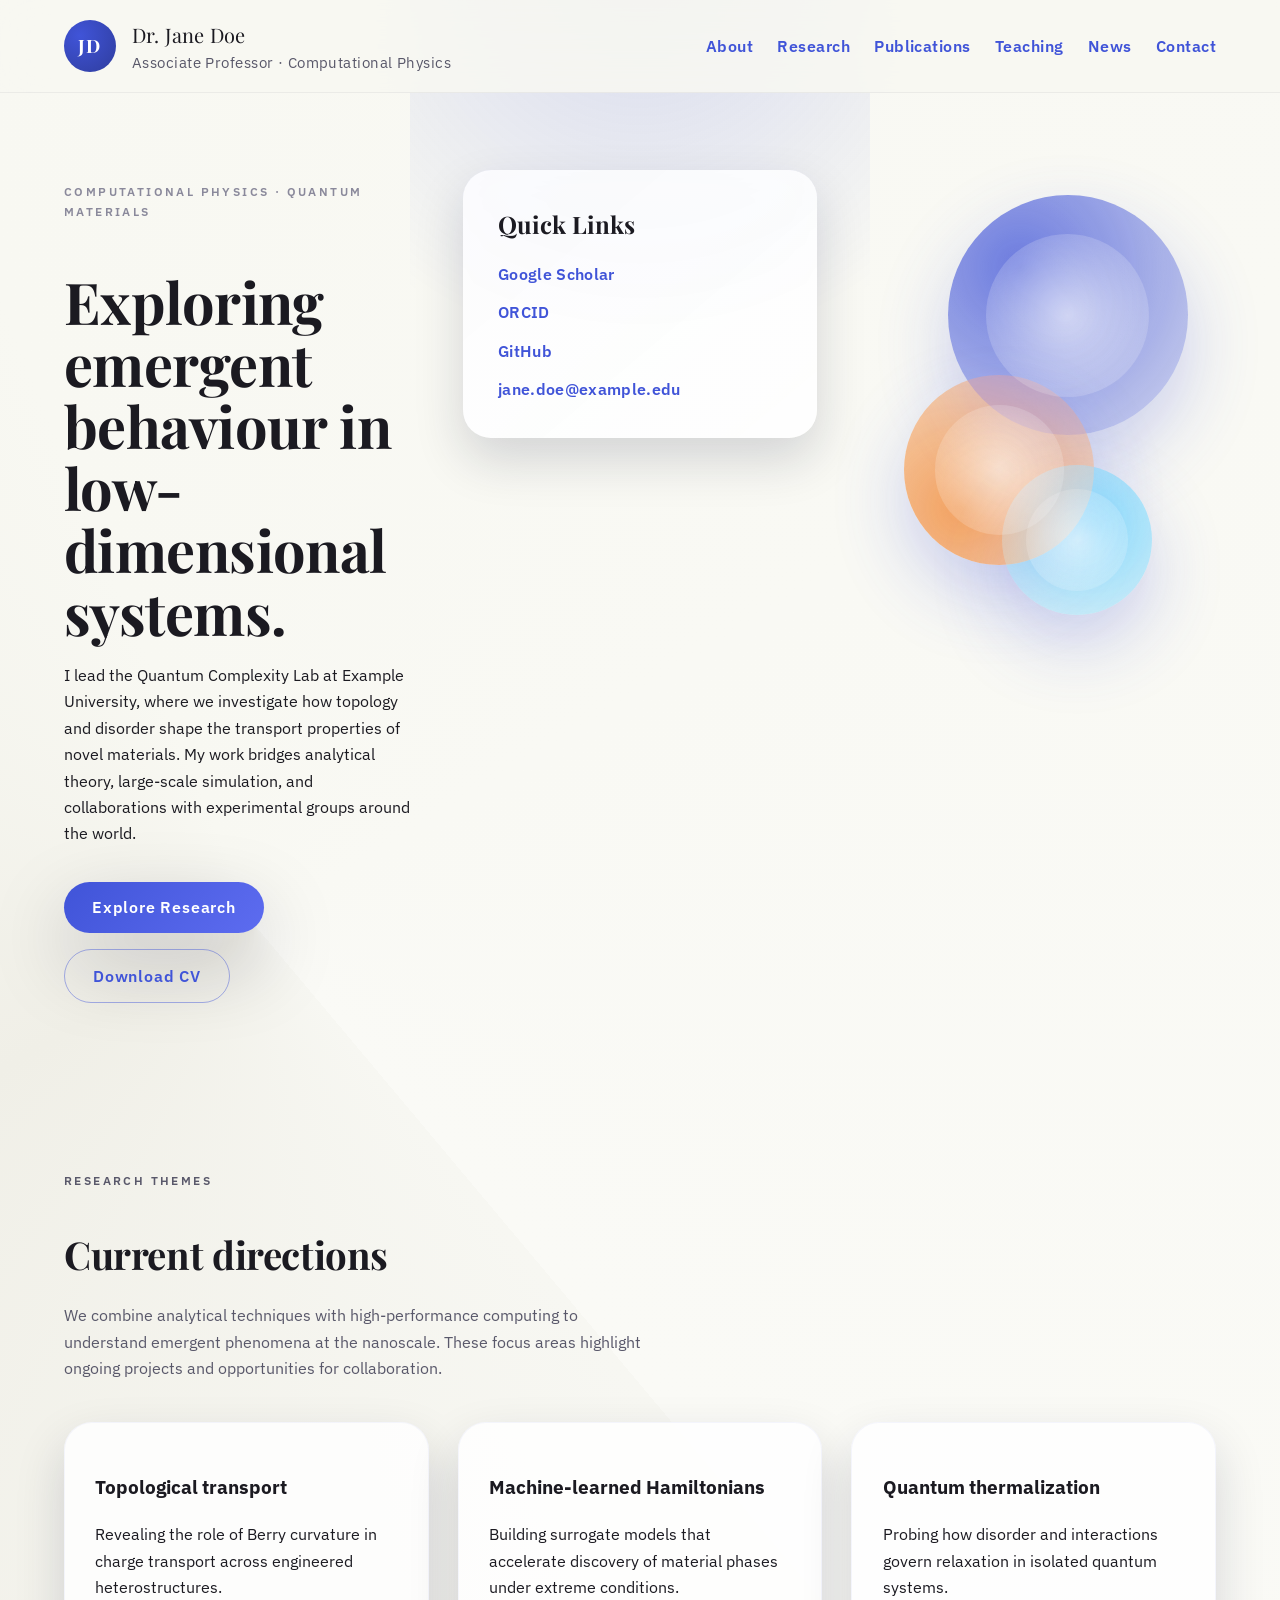
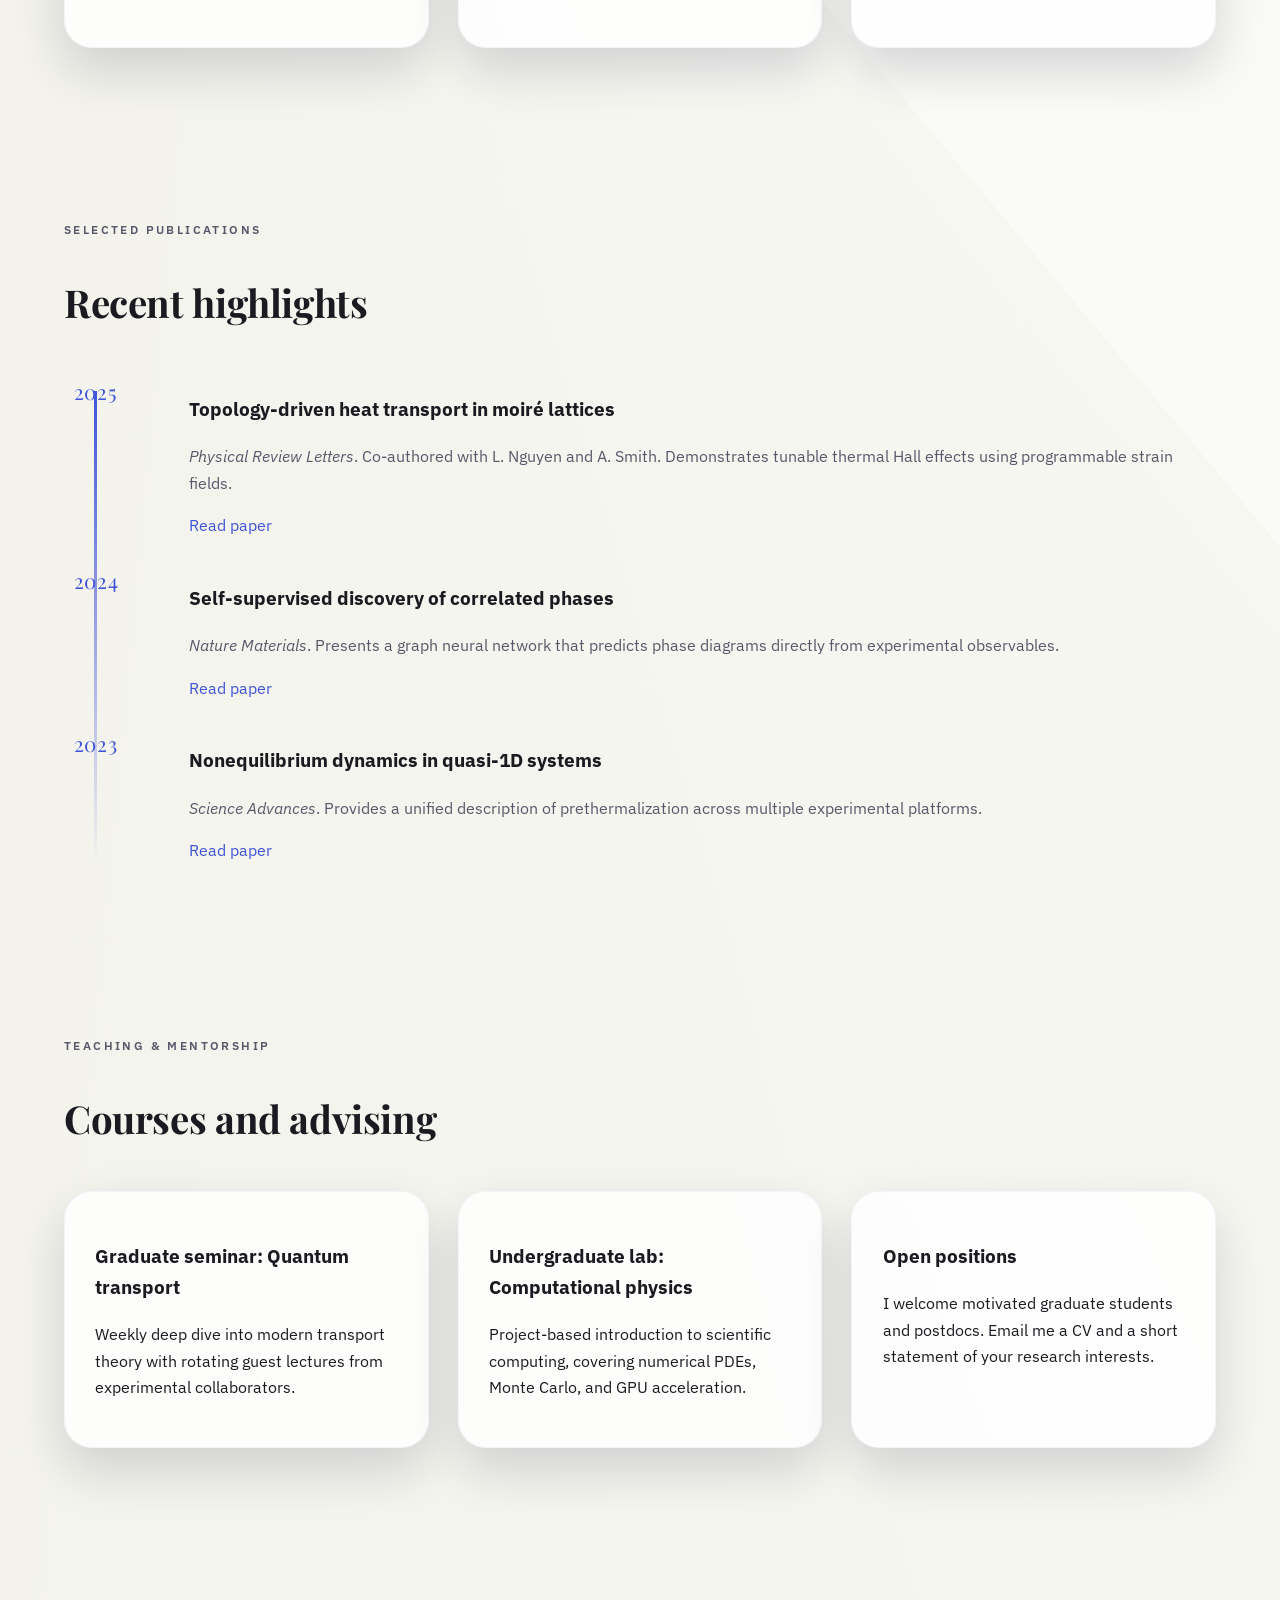
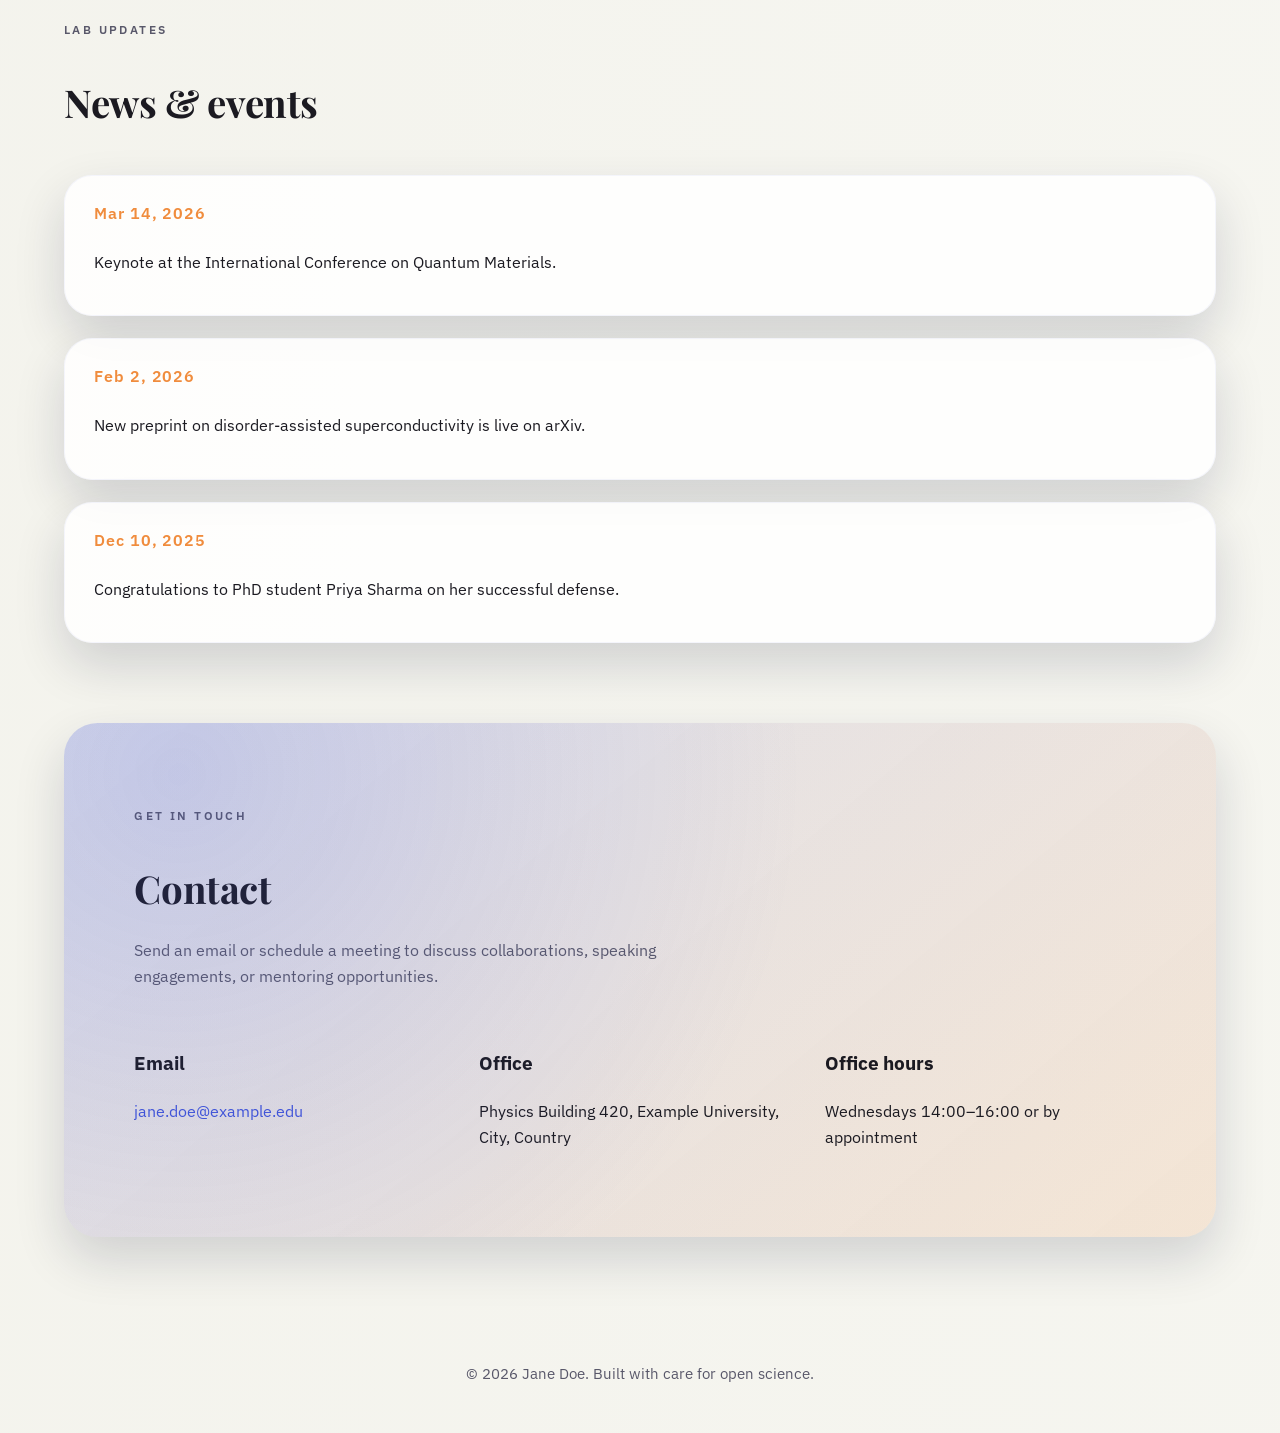
<file: index.html>
<!DOCTYPE html>
<html lang="en">
  <head>
    <meta charset="utf-8" />
    <meta name="viewport" content="width=device-width, initial-scale=1" />
    <title>Dr. Jane Doe · Computational Physics</title>
    <link rel="preconnect" href="https://fonts.googleapis.com" />
    <link rel="preconnect" href="https://fonts.gstatic.com" crossorigin />
    <link
      href="https://fonts.googleapis.com/css2?family=Playfair+Display:wght@500;700&family=IBM+Plex+Sans:wght@300;400;500;600&display=swap"
      rel="stylesheet"
    />
    <link rel="stylesheet" href="styles.css" />
  </head>
  <body>
    <header class="site-header">
      <div class="brand">
        <div class="avatar" aria-hidden="true">JD</div>
        <div>
          <span class="brand-name">Dr. Jane Doe</span>
          <span class="brand-role">Associate Professor · Computational Physics</span>
        </div>
      </div>
      <nav class="site-nav" aria-label="Primary navigation">
        <button class="nav-toggle" aria-expanded="false" aria-controls="site-menu">
          <span class="sr-only">Toggle navigation</span>
          <span class="nav-toggle-bar"></span>
          <span class="nav-toggle-bar"></span>
        </button>
        <ul id="site-menu">
          <li><a href="#about">About</a></li>
          <li><a href="#research">Research</a></li>
          <li><a href="#publications">Publications</a></li>
          <li><a href="#teaching">Teaching</a></li>
          <li><a href="#news">News</a></li>
          <li><a href="#contact">Contact</a></li>
        </ul>
      </nav>
    </header>

    <main>
      <section class="hero reveal" id="about">
        <div class="hero-inner">
          <div class="hero-copy">
            <p class="eyebrow">Computational Physics · Quantum Materials</p>
            <h1>Exploring emergent behaviour in low-dimensional systems.</h1>
            <p>
              I lead the Quantum Complexity Lab at Example University, where we
              investigate how topology and disorder shape the transport
              properties of novel materials. My work bridges analytical theory,
              large-scale simulation, and collaborations with experimental
              groups around the world.
            </p>
            <div class="hero-cta">
              <a class="button" href="#research">Explore Research</a>
              <a class="button ghost" href="assets/Jane-Doe-CV.pdf" download>Download CV</a>
            </div>
          </div>
          <div class="hero-card">
            <h2>Quick Links</h2>
            <ul>
              <li><a href="https://scholar.google.com" target="_blank" rel="noreferrer">Google Scholar</a></li>
              <li><a href="https://orcid.org" target="_blank" rel="noreferrer">ORCID</a></li>
              <li><a href="https://github.com" target="_blank" rel="noreferrer">GitHub</a></li>
              <li><a href="mailto:jane.doe@example.edu">jane.doe@example.edu</a></li>
            </ul>
          </div>
          <div class="hero-visual" aria-hidden="true">
            <div class="orb orb-a"></div>
            <div class="orb orb-b"></div>
            <div class="orb orb-c"></div>
          </div>
        </div>
      </section>

      <section class="section reveal" id="research">
        <div class="section-header">
          <p class="eyebrow">Research Themes</p>
          <h2>Current directions</h2>
          <p>
            We combine analytical techniques with high-performance computing to
            understand emergent phenomena at the nanoscale. These focus areas
            highlight ongoing projects and opportunities for collaboration.
          </p>
        </div>
        <div class="research-grid">
          <article class="research-card">
            <h3>Topological transport</h3>
            <p>
              Revealing the role of Berry curvature in charge transport across
              engineered heterostructures.
            </p>
          </article>
          <article class="research-card">
            <h3>Machine-learned Hamiltonians</h3>
            <p>
              Building surrogate models that accelerate discovery of material
              phases under extreme conditions.
            </p>
          </article>
          <article class="research-card">
            <h3>Quantum thermalization</h3>
            <p>
              Probing how disorder and interactions govern relaxation in
              isolated quantum systems.
            </p>
          </article>
        </div>
      </section>

      <section class="section reveal" id="publications">
        <div class="section-header">
          <p class="eyebrow">Selected Publications</p>
          <h2>Recent highlights</h2>
        </div>
        <div class="timeline">
          <article>
            <time datetime="2025">2025</time>
            <div>
              <h3>Topology-driven heat transport in moiré lattices</h3>
              <p>
                <em>Physical Review Letters</em>. Co-authored with L. Nguyen and
                A. Smith. Demonstrates tunable thermal Hall effects using
                programmable strain fields.
              </p>
              <a href="#">Read paper</a>
            </div>
          </article>
          <article>
            <time datetime="2024">2024</time>
            <div>
              <h3>Self-supervised discovery of correlated phases</h3>
              <p>
                <em>Nature Materials</em>. Presents a graph neural network that
                predicts phase diagrams directly from experimental observables.
              </p>
              <a href="#">Read paper</a>
            </div>
          </article>
          <article>
            <time datetime="2023">2023</time>
            <div>
              <h3>Nonequilibrium dynamics in quasi-1D systems</h3>
              <p>
                <em>Science Advances</em>. Provides a unified description of
                prethermalization across multiple experimental platforms.
              </p>
              <a href="#">Read paper</a>
            </div>
          </article>
        </div>
      </section>

      <section class="section reveal" id="teaching">
        <div class="section-header">
          <p class="eyebrow">Teaching & Mentorship</p>
          <h2>Courses and advising</h2>
        </div>
        <div class="teaching-grid">
          <article>
            <h3>Graduate seminar: Quantum transport</h3>
            <p>
              Weekly deep dive into modern transport theory with rotating guest
              lectures from experimental collaborators.
            </p>
          </article>
          <article>
            <h3>Undergraduate lab: Computational physics</h3>
            <p>
              Project-based introduction to scientific computing, covering
              numerical PDEs, Monte Carlo, and GPU acceleration.
            </p>
          </article>
          <article>
            <h3>Open positions</h3>
            <p>
              I welcome motivated graduate students and postdocs. Email me a CV
              and a short statement of your research interests.
            </p>
          </article>
        </div>
      </section>

      <section class="section reveal" id="news">
        <div class="section-header">
          <p class="eyebrow">Lab Updates</p>
          <h2>News & events</h2>
        </div>
        <ul class="news-list">
          <li>
            <time datetime="2026-03-14">Mar 14, 2026</time>
            <p>Keynote at the International Conference on Quantum Materials.</p>
          </li>
          <li>
            <time datetime="2026-02-02">Feb 2, 2026</time>
            <p>
              New preprint on disorder-assisted superconductivity is live on
              arXiv.
            </p>
          </li>
          <li>
            <time datetime="2025-12-10">Dec 10, 2025</time>
            <p>Congratulations to PhD student Priya Sharma on her successful defense.</p>
          </li>
        </ul>
      </section>

      <section class="section contact reveal" id="contact">
        <div class="section-header">
          <p class="eyebrow">Get In Touch</p>
          <h2>Contact</h2>
          <p>
            Send an email or schedule a meeting to discuss collaborations,
            speaking engagements, or mentoring opportunities.
          </p>
        </div>
        <div class="contact-grid">
          <div>
            <h3>Email</h3>
            <a href="mailto:jane.doe@example.edu">jane.doe@example.edu</a>
          </div>
          <div>
            <h3>Office</h3>
            <p>Physics Building 420, Example University, City, Country</p>
          </div>
          <div>
            <h3>Office hours</h3>
            <p>Wednesdays 14:00–16:00 or by appointment</p>
          </div>
        </div>
      </section>
    </main>

    <footer class="site-footer">
      <p>© <span id="copyright-year"></span> Jane Doe. Built with care for open science.</p>
    </footer>

    <script src="script.js" defer></script>
  </body>
</html>
</file>
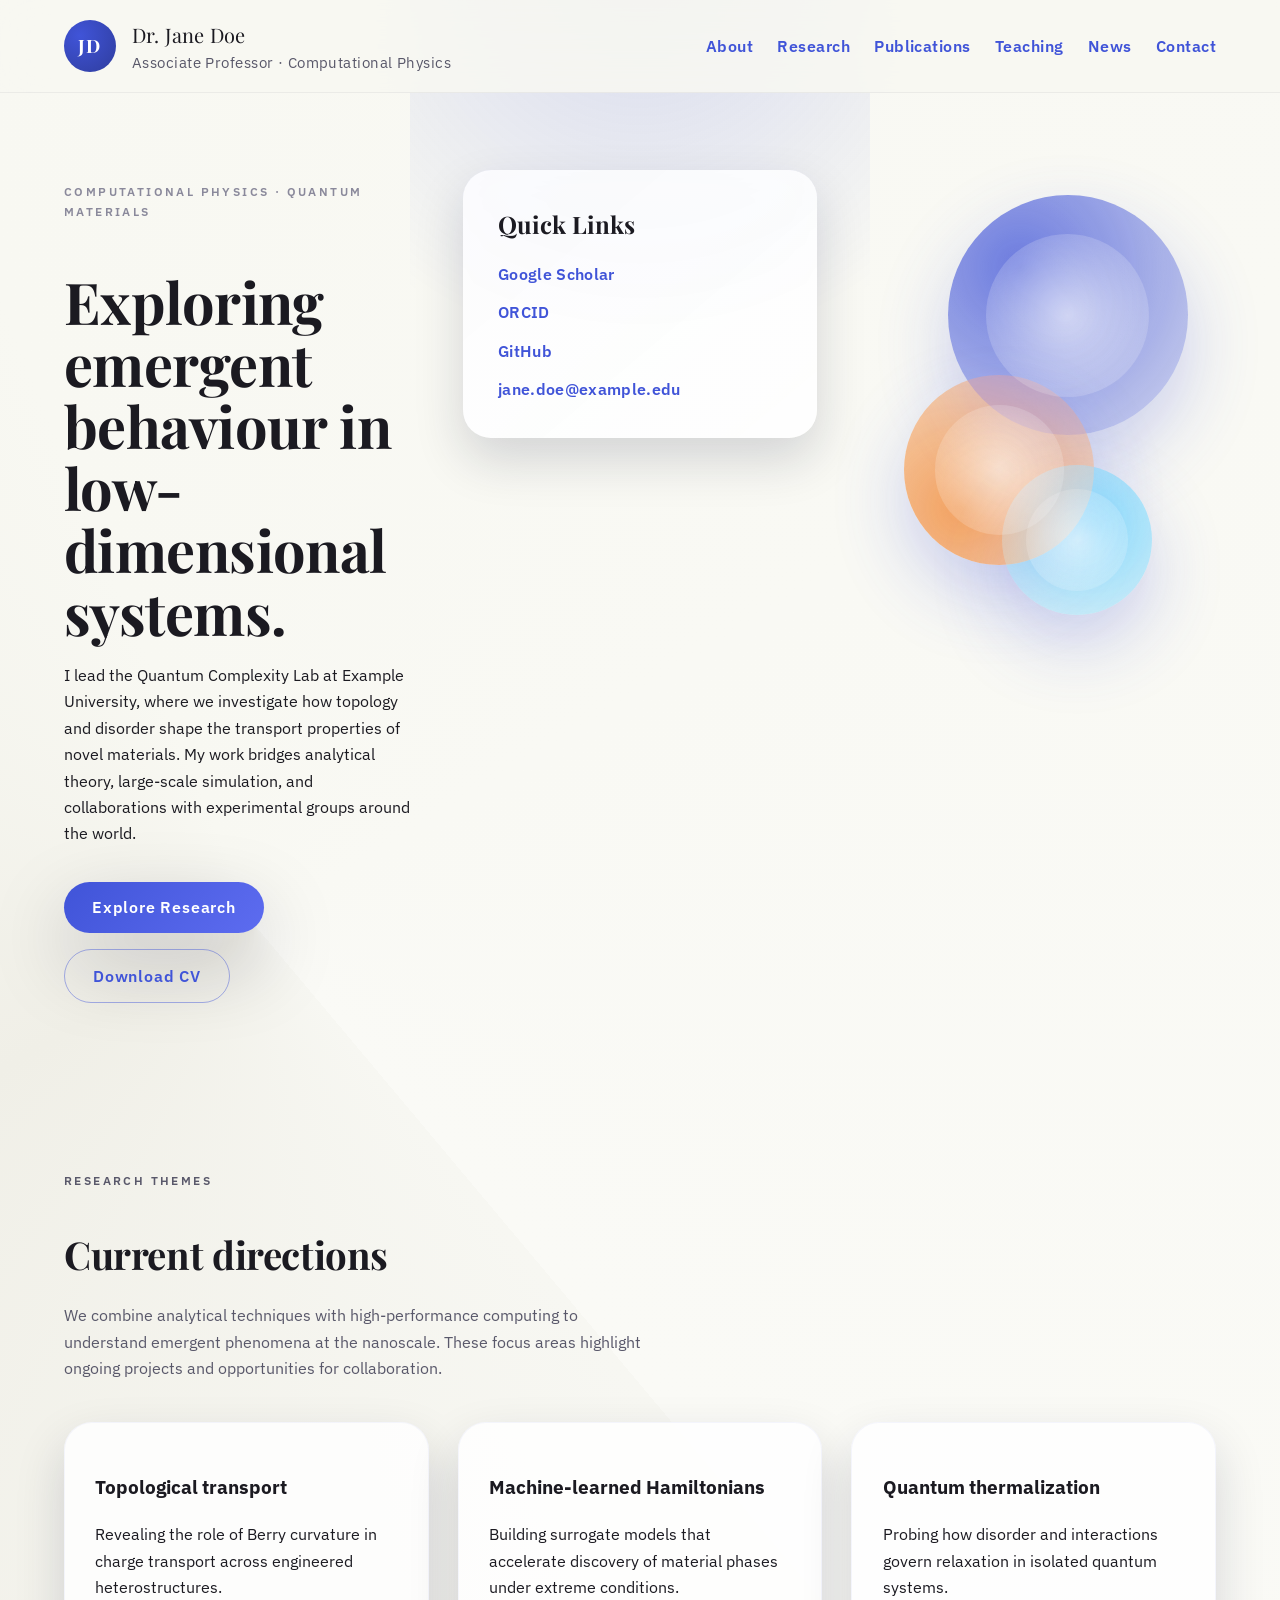
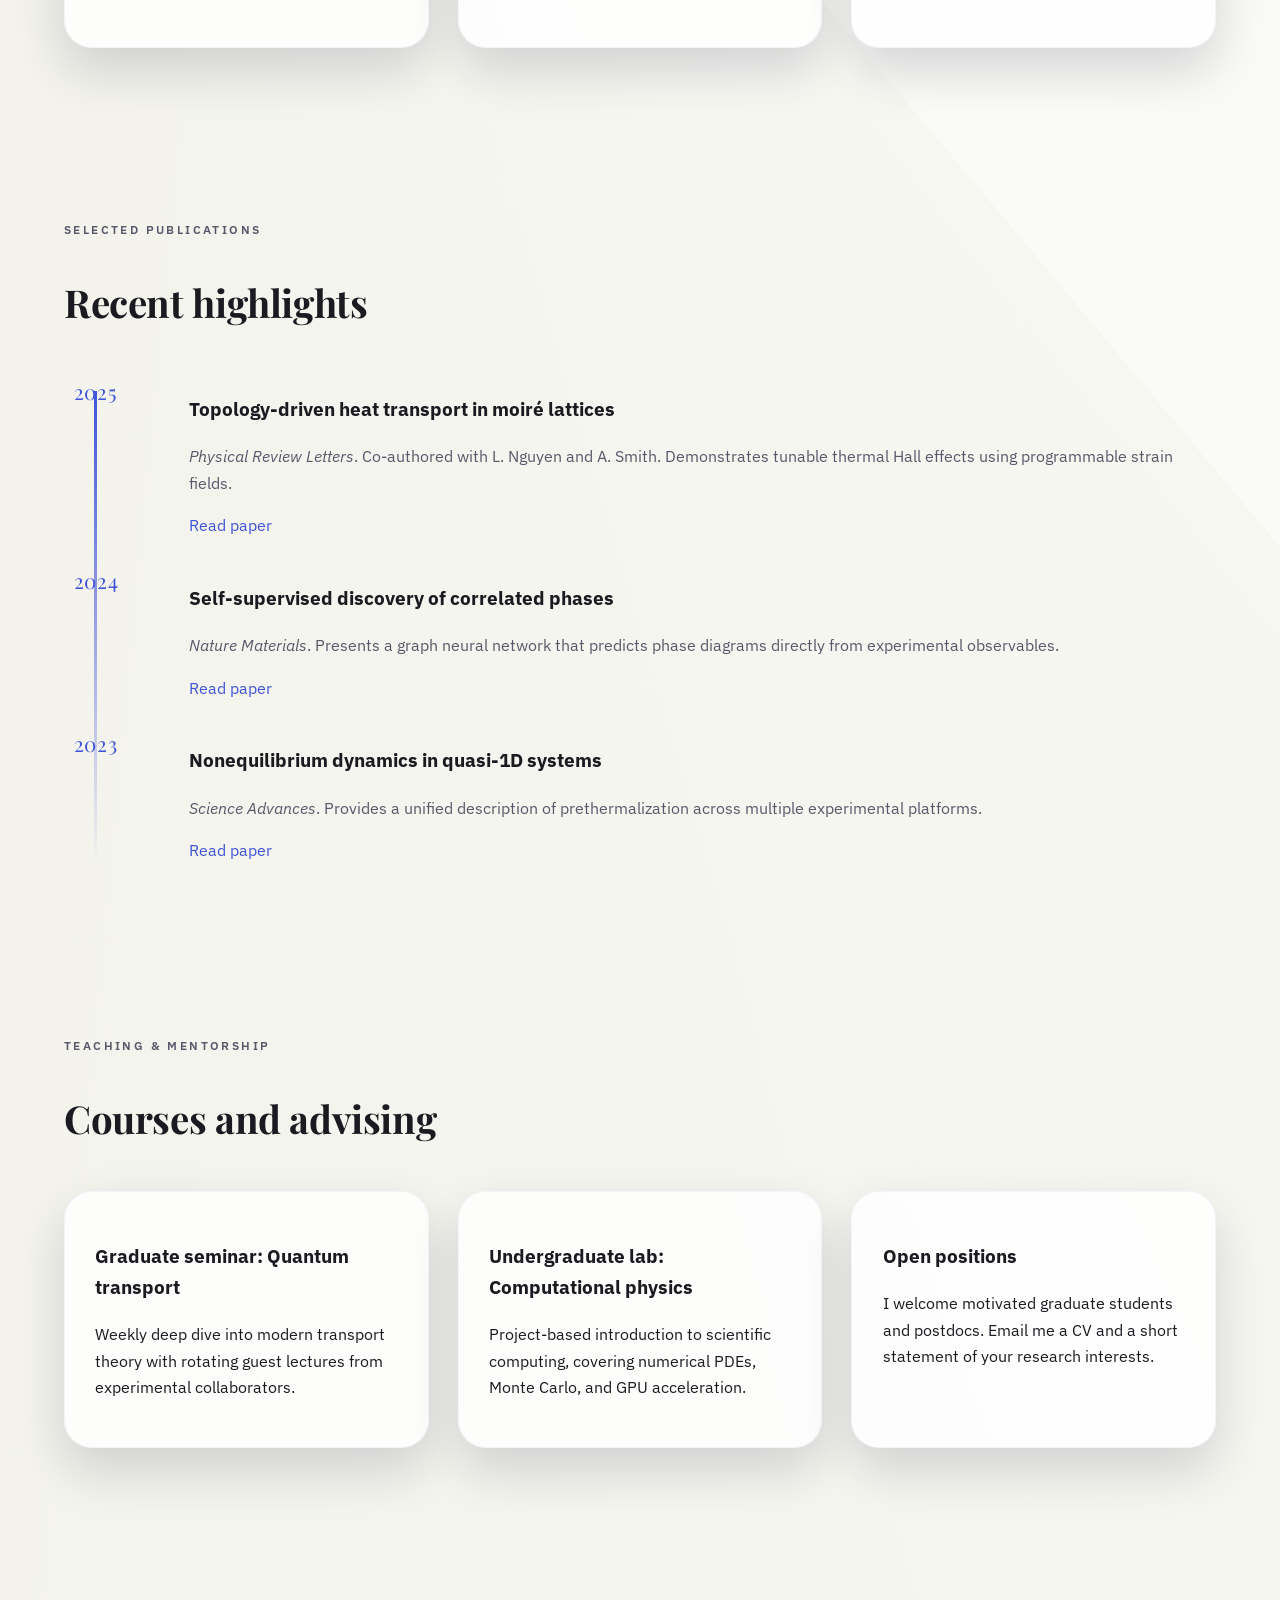
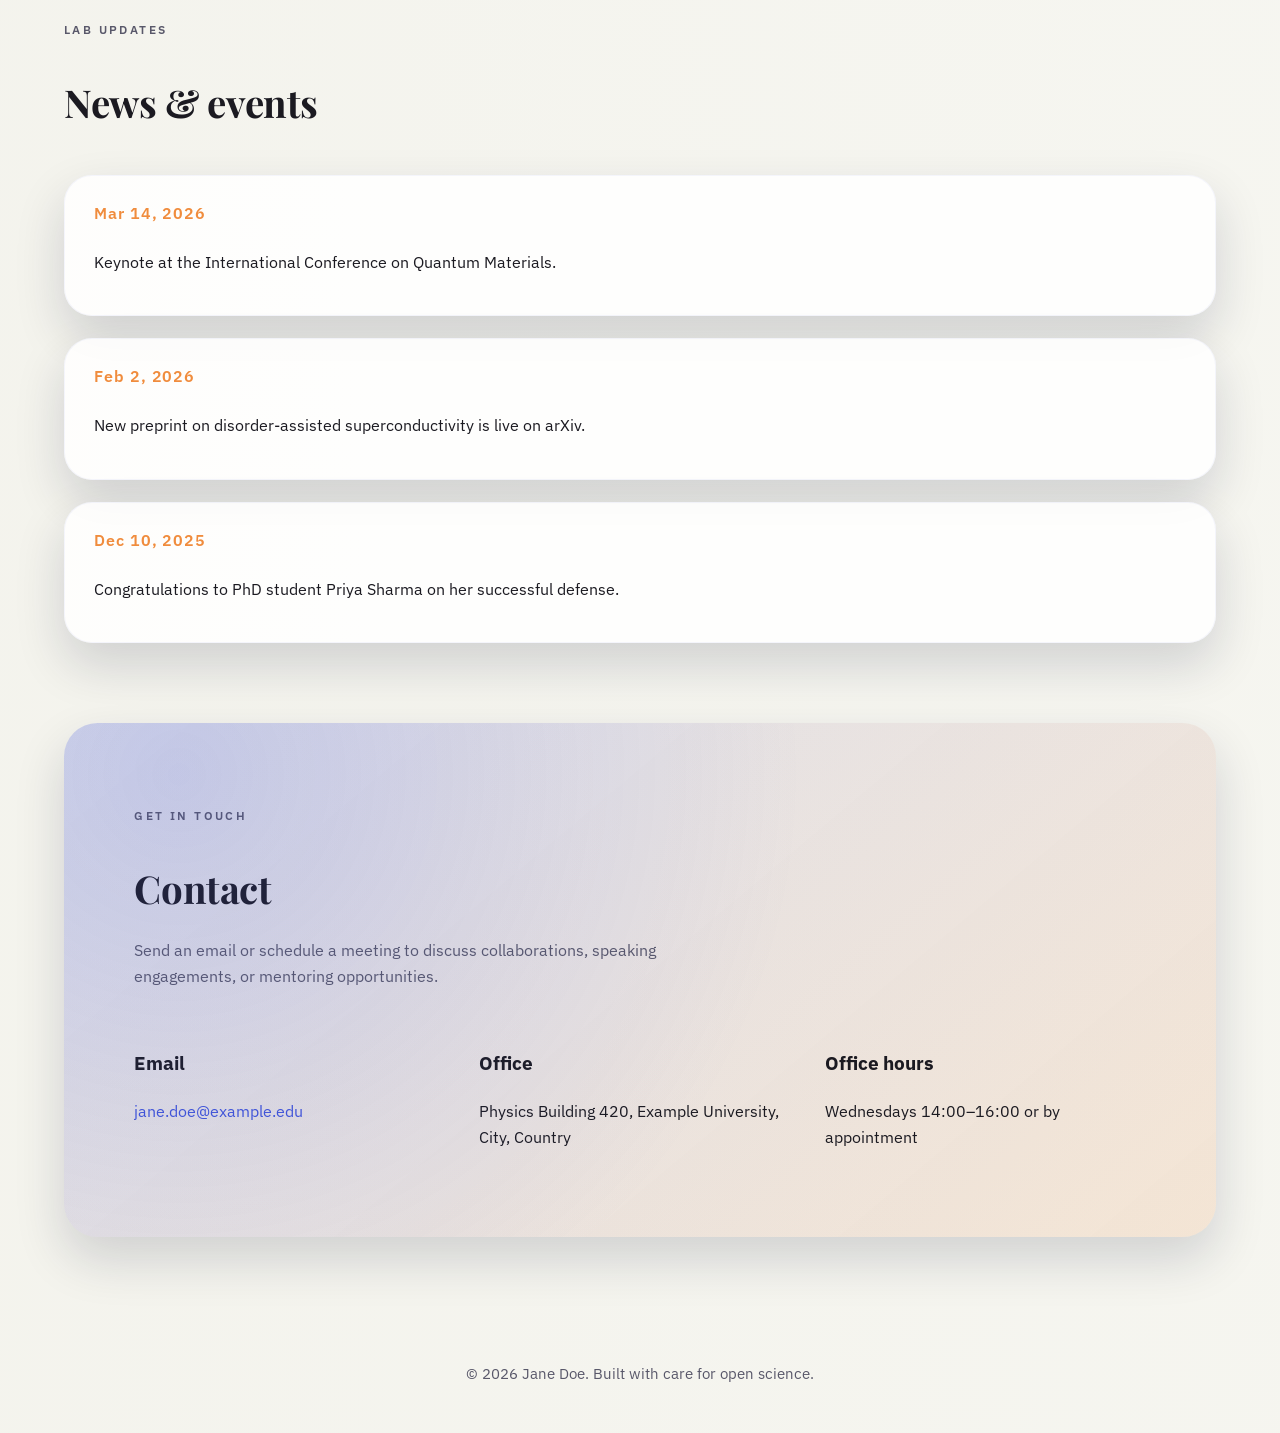
<file: docs/index.html>
<!DOCTYPE html>
<html lang="en">
  <head>
    <meta charset="utf-8" />
    <meta name="viewport" content="width=device-width, initial-scale=1" />
    <title>Dr. Jane Doe · Computational Physics</title>
    <link rel="preconnect" href="https://fonts.googleapis.com" />
    <link rel="preconnect" href="https://fonts.gstatic.com" crossorigin />
    <link
      href="https://fonts.googleapis.com/css2?family=Playfair+Display:wght@500;700&family=IBM+Plex+Sans:wght@300;400;500;600&display=swap"
      rel="stylesheet"
    />
    <link rel="stylesheet" href="./styles.css" />
  </head>
  <body>
    <header class="site-header">
      <div class="brand">
        <div class="avatar" aria-hidden="true">JD</div>
        <div>
          <span class="brand-name">Dr. Jane Doe</span>
          <span class="brand-role">Associate Professor · Computational Physics</span>
        </div>
      </div>
      <nav class="site-nav" aria-label="Primary navigation">
        <button class="nav-toggle" aria-expanded="false" aria-controls="site-menu">
          <span class="sr-only">Toggle navigation</span>
          <span class="nav-toggle-bar"></span>
          <span class="nav-toggle-bar"></span>
        </button>
        <ul id="site-menu">
          <li><a href="#about">About</a></li>
          <li><a href="#research">Research</a></li>
          <li><a href="#publications">Publications</a></li>
          <li><a href="#teaching">Teaching</a></li>
          <li><a href="#news">News</a></li>
          <li><a href="#contact">Contact</a></li>
        </ul>
      </nav>
    </header>

    <main>
      <section class="hero reveal" id="about">
        <div class="hero-inner">
          <div class="hero-copy">
            <p class="eyebrow">Computational Physics · Quantum Materials</p>
            <h1>Exploring emergent behaviour in low-dimensional systems.</h1>
            <p>
              I lead the Quantum Complexity Lab at Example University, where we
              investigate how topology and disorder shape the transport
              properties of novel materials. My work bridges analytical theory,
              large-scale simulation, and collaborations with experimental
              groups around the world.
            </p>
            <div class="hero-cta">
              <a class="button" href="#research">Explore Research</a>
              <a class="button ghost" href="./assets/Jane-Doe-CV.pdf" download>Download CV</a>
            </div>
          </div>
          <div class="hero-card">
            <h2>Quick Links</h2>
            <ul>
              <li><a href="https://scholar.google.com" target="_blank" rel="noreferrer">Google Scholar</a></li>
              <li><a href="https://orcid.org" target="_blank" rel="noreferrer">ORCID</a></li>
              <li><a href="https://github.com" target="_blank" rel="noreferrer">GitHub</a></li>
              <li><a href="mailto:jane.doe@example.edu">jane.doe@example.edu</a></li>
            </ul>
          </div>
          <div class="hero-visual" aria-hidden="true">
            <div class="orb orb-a"></div>
            <div class="orb orb-b"></div>
            <div class="orb orb-c"></div>
          </div>
        </div>
      </section>

      <section class="section reveal" id="research">
        <div class="section-header">
          <p class="eyebrow">Research Themes</p>
          <h2>Current directions</h2>
          <p>
            We combine analytical techniques with high-performance computing to
            understand emergent phenomena at the nanoscale. These focus areas
            highlight ongoing projects and opportunities for collaboration.
          </p>
        </div>
        <div class="research-grid">
          <article class="research-card">
            <h3>Topological transport</h3>
            <p>
              Revealing the role of Berry curvature in charge transport across
              engineered heterostructures.
            </p>
          </article>
          <article class="research-card">
            <h3>Machine-learned Hamiltonians</h3>
            <p>
              Building surrogate models that accelerate discovery of material
              phases under extreme conditions.
            </p>
          </article>
          <article class="research-card">
            <h3>Quantum thermalization</h3>
            <p>
              Probing how disorder and interactions govern relaxation in
              isolated quantum systems.
            </p>
          </article>
        </div>
      </section>

      <section class="section reveal" id="publications">
        <div class="section-header">
          <p class="eyebrow">Selected Publications</p>
          <h2>Recent highlights</h2>
        </div>
        <div class="timeline">
          <article>
            <time datetime="2025">2025</time>
            <div>
              <h3>Topology-driven heat transport in moiré lattices</h3>
              <p>
                <em>Physical Review Letters</em>. Co-authored with L. Nguyen and
                A. Smith. Demonstrates tunable thermal Hall effects using
                programmable strain fields.
              </p>
              <a href="#">Read paper</a>
            </div>
          </article>
          <article>
            <time datetime="2024">2024</time>
            <div>
              <h3>Self-supervised discovery of correlated phases</h3>
              <p>
                <em>Nature Materials</em>. Presents a graph neural network that
                predicts phase diagrams directly from experimental observables.
              </p>
              <a href="#">Read paper</a>
            </div>
          </article>
          <article>
            <time datetime="2023">2023</time>
            <div>
              <h3>Nonequilibrium dynamics in quasi-1D systems</h3>
              <p>
                <em>Science Advances</em>. Provides a unified description of
                prethermalization across multiple experimental platforms.
              </p>
              <a href="#">Read paper</a>
            </div>
          </article>
        </div>
      </section>

      <section class="section reveal" id="teaching">
        <div class="section-header">
          <p class="eyebrow">Teaching & Mentorship</p>
          <h2>Courses and advising</h2>
        </div>
        <div class="teaching-grid">
          <article>
            <h3>Graduate seminar: Quantum transport</h3>
            <p>
              Weekly deep dive into modern transport theory with rotating guest
              lectures from experimental collaborators.
            </p>
          </article>
          <article>
            <h3>Undergraduate lab: Computational physics</h3>
            <p>
              Project-based introduction to scientific computing, covering
              numerical PDEs, Monte Carlo, and GPU acceleration.
            </p>
          </article>
          <article>
            <h3>Open positions</h3>
            <p>
              I welcome motivated graduate students and postdocs. Email me a CV
              and a short statement of your research interests.
            </p>
          </article>
        </div>
      </section>

      <section class="section reveal" id="news">
        <div class="section-header">
          <p class="eyebrow">Lab Updates</p>
          <h2>News & events</h2>
        </div>
        <ul class="news-list">
          <li>
            <time datetime="2026-03-14">Mar 14, 2026</time>
            <p>Keynote at the International Conference on Quantum Materials.</p>
          </li>
          <li>
            <time datetime="2026-02-02">Feb 2, 2026</time>
            <p>
              New preprint on disorder-assisted superconductivity is live on
              arXiv.
            </p>
          </li>
          <li>
            <time datetime="2025-12-10">Dec 10, 2025</time>
            <p>Congratulations to PhD student Priya Sharma on her successful defense.</p>
          </li>
        </ul>
      </section>

      <section class="section contact reveal" id="contact">
        <div class="section-header">
          <p class="eyebrow">Get In Touch</p>
          <h2>Contact</h2>
          <p>
            Send an email or schedule a meeting to discuss collaborations,
            speaking engagements, or mentoring opportunities.
          </p>
        </div>
        <div class="contact-grid">
          <div>
            <h3>Email</h3>
            <a href="mailto:jane.doe@example.edu">jane.doe@example.edu</a>
          </div>
          <div>
            <h3>Office</h3>
            <p>Physics Building 420, Example University, City, Country</p>
          </div>
          <div>
            <h3>Office hours</h3>
            <p>Wednesdays 14:00–16:00 or by appointment</p>
          </div>
        </div>
      </section>
    </main>

    <footer class="site-footer">
      <p>© <span id="copyright-year"></span> Jane Doe. Built with care for open science.</p>
    </footer>

    <script src="./script.js" defer></script>
  </body>
</html>
</file>
<file: styles.css>
:root {
  --bg: #f7f7f2;
  --bg-gradient: conic-gradient(from 140deg at 20% 20%, #f7f7f2 0%, #f0efe7 28%, #f8f8f2 55%, #fafaf6 100%);
  --bg-card: rgba(255, 255, 255, 0.86);
  --surface-haze: rgba(15, 12, 36, 0.05);
  --text-main: #1b1a21;
  --text-muted: #59586a;
  --text-subtle: #8a899b;
  --primary: #4054d8;
  --primary-dark: #2f3d9e;
  --accent: #f08c3d;
  --accent-soft: rgba(240, 140, 61, 0.16);
  --radius: 20px;
  --radius-lg: 28px;
  --shadow-soft: 0 22px 50px rgba(19, 25, 55, 0.16);
  --shadow-hard: 0 30px 80px rgba(18, 20, 45, 0.22);
  --space-xs: 0.4rem;
  --space-sm: 0.8rem;
  --space-md: 1.4rem;
  --space-lg: 2.1rem;
  --space-xl: clamp(3rem, 7vw, 4.8rem);
  font-size: 16px;
}

* {
  box-sizing: border-box;
}

body {
  margin: 0;
  font-family: "IBM Plex Sans", "Segoe UI", system-ui, -apple-system,
    BlinkMacSystemFont, sans-serif;
  background: var(--bg-gradient);
  color: var(--text-main);
  line-height: 1.65;
}

img {
  max-width: 100%;
  display: block;
}

a {
  color: var(--primary);
  text-decoration: none;
}

a:hover,
a:focus {
  color: var(--primary-dark);
}

.sr-only {
  position: absolute;
  width: 1px;
  height: 1px;
  padding: 0;
  margin: -1px;
  overflow: hidden;
  clip: rect(0, 0, 0, 0);
  white-space: nowrap;
  border: 0;
}

.site-header {
  position: sticky;
  top: 0;
  z-index: 100;
  backdrop-filter: blur(22px);
  background: rgba(247, 247, 242, 0.88);
  border-bottom: 1px solid rgba(32, 32, 53, 0.06);
  display: flex;
  justify-content: space-between;
  align-items: center;
  padding: 1.1rem clamp(1.6rem, 5vw, 4.4rem);
}

.brand {
  display: flex;
  align-items: center;
  gap: 1rem;
}

.avatar {
  width: 52px;
  height: 52px;
  border-radius: 50%;
  background: radial-gradient(circle at 30% 30%, var(--primary), var(--primary-dark));
  color: #fff;
  display: grid;
  place-items: center;
  font-family: "Playfair Display", serif;
  font-size: 1.15rem;
  font-weight: 700;
  letter-spacing: 0.08em;
}

.brand-name {
  display: block;
  font-family: "Playfair Display", serif;
  font-size: 1.25rem;
  letter-spacing: 0.01em;
}

.brand-role {
  display: block;
  color: var(--text-muted);
  font-size: 0.92rem;
  letter-spacing: 0.03em;
}

.site-nav {
  display: flex;
  align-items: center;
  gap: 2rem;
}

.site-nav ul {
  list-style: none;
  display: flex;
  gap: 1.5rem;
  margin: 0;
  padding: 0;
}

.site-nav a {
  font-weight: 600;
  letter-spacing: 0.03em;
  position: relative;
}

.site-nav a::after {
  content: "";
  position: absolute;
  left: 0;
  bottom: -0.35rem;
  width: 100%;
  height: 2px;
  background: var(--accent);
  transform: scaleX(0);
  transform-origin: left;
  transition: transform 180ms ease;
}

.site-nav a:focus::after,
.site-nav a:hover::after {
  transform: scaleX(1);
}

.nav-toggle {
  display: none;
  flex-direction: column;
  gap: 0.3rem;
  background: none;
  border: none;
  padding: 0.4rem;
  cursor: pointer;
}

.nav-toggle-bar {
  width: 22px;
  height: 2px;
  background: var(--text-main);
  border-radius: 1px;
  transition: transform 200ms ease, opacity 200ms ease;
}

.nav-toggle[aria-expanded="true"] .nav-toggle-bar:nth-child(2) {
  opacity: 0;
}

.nav-toggle[aria-expanded="true"] .nav-toggle-bar:first-child {
  transform: translateY(6px) rotate(45deg);
}

.nav-toggle[aria-expanded="true"] .nav-toggle-bar:last-child {
  transform: translateY(-6px) rotate(-45deg);
}

main {
  padding: 0 clamp(1.6rem, 5vw, 4.4rem) var(--space-xl);
}

.hero {
  padding: var(--space-xl) 0;
  position: relative;
}

.hero::before {
  content: "";
  position: absolute;
  inset: -8rem 30% auto;
  height: clamp(420px, 50vw, 520px);
  background: radial-gradient(circle at top, rgba(64, 84, 216, 0.18), transparent
        70%);
  pointer-events: none;
  z-index: -1;
}

.hero-inner {
  display: grid;
  gap: 2.8rem;
  grid-template-columns: repeat(auto-fit, minmax(280px, 1fr));
  align-items: start;
}

.hero-copy h1 {
  font-family: "Playfair Display", serif;
  font-size: clamp(2.65rem, 5vw, 3.6rem);
  line-height: 1.08;
  margin-bottom: 1.2rem;
  letter-spacing: -0.01em;
}

.hero-copy p {
  max-width: 58ch;
}

.eyebrow {
  text-transform: uppercase;
  letter-spacing: 0.2em;
  font-size: 0.75rem;
  color: var(--text-subtle);
  font-weight: 600;
  margin-bottom: 1rem;
}

.hero-cta {
  display: flex;
  gap: 1rem;
  flex-wrap: wrap;
  margin-top: 2.2rem;
}

.button {
  display: inline-flex;
  align-items: center;
  justify-content: center;
  padding: 0.78rem 1.75rem;
  border-radius: 999px;
  font-weight: 600;
  letter-spacing: 0.05em;
  border: none;
  background: linear-gradient(130deg, var(--primary), #5d6cf0);
  color: #fff;
  box-shadow: var(--shadow-hard);
  transition: transform 150ms ease, box-shadow 150ms ease, filter 150ms ease;
}

.button:hover,
.button:focus {
  transform: translateY(-3px);
  box-shadow: 0 26px 56px rgba(64, 84, 216, 0.4);
  filter: brightness(1.03);
}

.button.ghost {
  background: transparent;
  color: var(--primary);
  border: 1px solid rgba(64, 84, 216, 0.45);
  box-shadow: inset 0 0 0 0 rgba(64, 84, 216, 0.32);
  transition: box-shadow 160ms ease;
}

.button.ghost:hover,
.button.ghost:focus {
  box-shadow: inset 0 0 0 90px rgba(64, 84, 216, 0.08);
}

.hero-card {
  backdrop-filter: blur(20px);
  background: var(--bg-card);
  padding: 2.2rem;
  border-radius: var(--radius-lg);
  box-shadow: var(--shadow-soft);
  position: relative;
  overflow: hidden;
}

.hero-card::before {
  content: "";
  position: absolute;
  inset: 0;
  background: linear-gradient(140deg, rgba(64, 84, 216, 0.15), rgba(255, 255, 255, 0));
  opacity: 0.65;
  mix-blend-mode: screen;
  pointer-events: none;
}

.hero-card h2 {
  font-family: "Playfair Display", serif;
  margin-top: 0;
  margin-bottom: 1rem;
  position: relative;
  z-index: 1;
}

.hero-card ul {
  list-style: none;
  padding: 0;
  margin: 0;
  display: grid;
  gap: 0.75rem;
  position: relative;
  z-index: 1;
}

.hero-card a {
  font-weight: 600;
  position: relative;
  letter-spacing: 0.02em;
}

.hero-card a::after {
  content: "";
  position: absolute;
  left: 0;
  bottom: -0.2rem;
  width: 100%;
  height: 1px;
  background: currentColor;
  transform: scaleX(0);
  transform-origin: left;
  transition: transform 120ms ease;
}

.hero-card a:hover::after,
.hero-card a:focus::after {
  transform: scaleX(1);
}

.hero-visual {
  position: relative;
  min-height: clamp(280px, 38vw, 420px);
}

.orb {
  position: absolute;
  border-radius: 50%;
  opacity: 0.9;
  box-shadow: 0 30px 70px rgba(64, 84, 216, 0.28);
  mix-blend-mode: screen;
}

.orb::after {
  content: "";
  position: absolute;
  inset: 16%;
  border-radius: 50%;
  background: radial-gradient(circle, rgba(255, 255, 255, 0.6), transparent);
}

.orb-a {
  width: clamp(190px, 24vw, 240px);
  height: clamp(190px, 24vw, 240px);
  top: 6%;
  right: 8%;
  background: radial-gradient(circle at 30% 30%, rgba(64, 84, 216, 0.85), rgba(64, 84, 216, 0.25));
}

.orb-b {
  width: clamp(120px, 18vw, 190px);
  height: clamp(120px, 18vw, 190px);
  bottom: 6%;
  left: 12%;
  background: radial-gradient(circle at 30% 70%, rgba(240, 140, 61, 0.9), rgba(240, 140, 61, 0.25));
}

.orb-c {
  width: clamp(80px, 16vw, 150px);
  height: clamp(80px, 16vw, 150px);
  bottom: -6%;
  right: 18%;
  background: radial-gradient(circle at 60% 40%, rgba(102, 208, 255, 0.85), rgba(102, 208, 255, 0.2));
}

.section {
  padding: clamp(3rem, 8vw, 5rem) 0;
}

.section-header {
  max-width: 60ch;
  margin-bottom: 2.5rem;
}

.section-header h2 {
  font-family: "Playfair Display", serif;
  font-size: clamp(2.1rem, 3vw, 2.8rem);
  margin-bottom: 1rem;
  letter-spacing: -0.01em;
}

.section-header p {
  color: var(--text-muted);
}

.research-grid,
.teaching-grid {
  display: grid;
  gap: 1.8rem;
  grid-template-columns: repeat(auto-fit, minmax(230px, 1fr));
}

.research-card,
.teaching-grid article {
  background: rgba(255, 255, 255, 0.82);
  border-radius: var(--radius-lg);
  padding: 1.9rem;
  box-shadow: var(--shadow-soft);
  border: 1px solid rgba(64, 84, 216, 0.05);
  position: relative;
  overflow: hidden;
  transition: transform 160ms ease, box-shadow 160ms ease;
}

.research-card:hover,
.teaching-grid article:hover {
  transform: translateY(-6px);
  box-shadow: 0 28px 70px rgba(19, 25, 55, 0.18);
}

.research-card::before,
.teaching-grid article::before {
  content: "";
  position: absolute;
  inset: 1px;
  border-radius: calc(var(--radius-lg) - 2px);
  background: linear-gradient(135deg, rgba(64, 84, 216, 0.08), rgba(240, 140, 61, 0.03));
  opacity: 0;
  transition: opacity 160ms ease;
  pointer-events: none;
}

.research-card:hover::before,
.teaching-grid article:hover::before {
  opacity: 1;
}

.timeline {
  display: grid;
  gap: 1.6rem;
  position: relative;
}

.timeline::before {
  content: "";
  position: absolute;
  top: 1rem;
  left: 1.9rem;
  bottom: 0;
  width: 3px;
  background: linear-gradient(var(--primary), rgba(64, 84, 216, 0));
}

.timeline article {
  display: grid;
  grid-template-columns: 90px 1fr;
  gap: 1.6rem;
  padding-left: 0.6rem;
}

.timeline time {
  font-family: "Playfair Display", serif;
  font-size: 1.28rem;
  color: var(--primary);
  letter-spacing: 0.04em;
}

.timeline p {
  color: var(--text-muted);
}

.news-list {
  list-style: none;
  padding: 0;
  margin: 0;
  display: grid;
  gap: 1.4rem;
}

.news-list li {
  display: grid;
  gap: 0.4rem;
  background: rgba(255, 255, 255, 0.84);
  border-radius: var(--radius-lg);
  padding: 1.5rem 1.8rem;
  box-shadow: var(--shadow-soft);
  border: 1px solid rgba(64, 84, 216, 0.05);
  position: relative;
}

.news-list li::after {
  content: "";
  position: absolute;
  inset: 0;
  border-radius: inherit;
  background: linear-gradient(120deg, rgba(64, 84, 216, 0), rgba(64, 84, 216, 0.08));
  opacity: 0;
  transition: opacity 160ms ease;
  pointer-events: none;
}

.news-list li:hover::after {
  opacity: 1;
}

.news-list time {
  font-weight: 600;
  letter-spacing: 0.06em;
  color: var(--accent);
}

.contact {
  background: linear-gradient(140deg, rgba(64, 84, 216, 0.12), rgba(240, 140, 61, 0.15));
  border-radius: calc(var(--radius-lg) * 1.2);
  padding: clamp(3rem, 6vw, 4.4rem);
  box-shadow: var(--shadow-soft);
  position: relative;
  overflow: hidden;
}

.contact::after {
  content: "";
  position: absolute;
  inset: 0;
  background: radial-gradient(circle at 10% 10%, rgba(64, 84, 216, 0.18), transparent 55%);
  pointer-events: none;
}

.contact-grid {
  display: grid;
  gap: 1.5rem;
  grid-template-columns: repeat(auto-fit, minmax(200px, 1fr));
  margin-top: 2rem;
}

.site-footer {
  padding: 2rem clamp(1.5rem, 5vw, 4rem);
  text-align: center;
  color: var(--text-muted);
  font-size: 0.95rem;
}

.reveal {
  opacity: 0;
  transform: translateY(35px);
  transition: opacity 360ms ease, transform 420ms ease;
}

.reveal.is-visible {
  opacity: 1;
  transform: translateY(0);
}

@media (max-width: 1020px) {
  .hero-inner {
    grid-template-columns: minmax(0, 1fr) minmax(0, 1fr);
  }

  .hero-visual {
    min-height: clamp(220px, 45vw, 340px);
  }
}

@media (max-width: 900px) {
  .hero-visual {
    display: none;
  }
}

@media (max-width: 860px) {
  .nav-toggle {
    display: flex;
  }

  .site-nav ul {
    position: absolute;
    right: clamp(1.5rem, 5vw, 4rem);
    top: calc(100% + 0.8rem);
    flex-direction: column;
    gap: 0.8rem;
    background: rgba(247, 247, 242, 0.98);
    border-radius: var(--radius-lg);
    padding: 1.1rem 1.5rem;
    box-shadow: var(--shadow-soft);
    min-width: 220px;
    transform: scale(0.9);
    transform-origin: top right;
    opacity: 0;
    pointer-events: none;
    transition: opacity 140ms ease, transform 140ms ease;
  }

  .site-nav[aria-expanded="true"] ul {
    transform: scale(1);
    opacity: 1;
    pointer-events: auto;
  }
}

@media (max-width: 600px) {
  .site-header {
    padding: 1rem clamp(1.1rem, 5vw, 2rem);
  }

  main {
    padding: 0 clamp(1.1rem, 5vw, 2rem) 3rem;
  }

  .timeline {
    padding-left: 1.2rem;
  }

  .timeline::before {
    left: 0.3rem;
  }

  .timeline article {
    grid-template-columns: 1fr;
    padding-left: 0.4rem;
  }
}
</file>
<file: docs/styles.css>
:root {
  --bg: #f7f7f2;
  --bg-gradient: conic-gradient(from 140deg at 20% 20%, #f7f7f2 0%, #f0efe7 28%, #f8f8f2 55%, #fafaf6 100%);
  --bg-card: rgba(255, 255, 255, 0.86);
  --surface-haze: rgba(15, 12, 36, 0.05);
  --text-main: #1b1a21;
  --text-muted: #59586a;
  --text-subtle: #8a899b;
  --primary: #4054d8;
  --primary-dark: #2f3d9e;
  --accent: #f08c3d;
  --accent-soft: rgba(240, 140, 61, 0.16);
  --radius: 20px;
  --radius-lg: 28px;
  --shadow-soft: 0 22px 50px rgba(19, 25, 55, 0.16);
  --shadow-hard: 0 30px 80px rgba(18, 20, 45, 0.22);
  --space-xs: 0.4rem;
  --space-sm: 0.8rem;
  --space-md: 1.4rem;
  --space-lg: 2.1rem;
  --space-xl: clamp(3rem, 7vw, 4.8rem);
  font-size: 16px;
}

* {
  box-sizing: border-box;
}

body {
  margin: 0;
  font-family: "IBM Plex Sans", "Segoe UI", system-ui, -apple-system,
    BlinkMacSystemFont, sans-serif;
  background: var(--bg-gradient);
  color: var(--text-main);
  line-height: 1.65;
}

img {
  max-width: 100%;
  display: block;
}

a {
  color: var(--primary);
  text-decoration: none;
}

a:hover,
a:focus {
  color: var(--primary-dark);
}

.sr-only {
  position: absolute;
  width: 1px;
  height: 1px;
  padding: 0;
  margin: -1px;
  overflow: hidden;
  clip: rect(0, 0, 0, 0);
  white-space: nowrap;
  border: 0;
}

.site-header {
  position: sticky;
  top: 0;
  z-index: 100;
  backdrop-filter: blur(22px);
  background: rgba(247, 247, 242, 0.88);
  border-bottom: 1px solid rgba(32, 32, 53, 0.06);
  display: flex;
  justify-content: space-between;
  align-items: center;
  padding: 1.1rem clamp(1.6rem, 5vw, 4.4rem);
}

.brand {
  display: flex;
  align-items: center;
  gap: 1rem;
}

.avatar {
  width: 52px;
  height: 52px;
  border-radius: 50%;
  background: radial-gradient(circle at 30% 30%, var(--primary), var(--primary-dark));
  color: #fff;
  display: grid;
  place-items: center;
  font-family: "Playfair Display", serif;
  font-size: 1.15rem;
  font-weight: 700;
  letter-spacing: 0.08em;
}

.brand-name {
  display: block;
  font-family: "Playfair Display", serif;
  font-size: 1.25rem;
  letter-spacing: 0.01em;
}

.brand-role {
  display: block;
  color: var(--text-muted);
  font-size: 0.92rem;
  letter-spacing: 0.03em;
}

.site-nav {
  display: flex;
  align-items: center;
  gap: 2rem;
}

.site-nav ul {
  list-style: none;
  display: flex;
  gap: 1.5rem;
  margin: 0;
  padding: 0;
}

.site-nav a {
  font-weight: 600;
  letter-spacing: 0.03em;
  position: relative;
}

.site-nav a::after {
  content: "";
  position: absolute;
  left: 0;
  bottom: -0.35rem;
  width: 100%;
  height: 2px;
  background: var(--accent);
  transform: scaleX(0);
  transform-origin: left;
  transition: transform 180ms ease;
}

.site-nav a:focus::after,
.site-nav a:hover::after {
  transform: scaleX(1);
}

.nav-toggle {
  display: none;
  flex-direction: column;
  gap: 0.3rem;
  background: none;
  border: none;
  padding: 0.4rem;
  cursor: pointer;
}

.nav-toggle-bar {
  width: 22px;
  height: 2px;
  background: var(--text-main);
  border-radius: 1px;
  transition: transform 200ms ease, opacity 200ms ease;
}

.nav-toggle[aria-expanded="true"] .nav-toggle-bar:nth-child(2) {
  opacity: 0;
}

.nav-toggle[aria-expanded="true"] .nav-toggle-bar:first-child {
  transform: translateY(6px) rotate(45deg);
}

.nav-toggle[aria-expanded="true"] .nav-toggle-bar:last-child {
  transform: translateY(-6px) rotate(-45deg);
}

main {
  padding: 0 clamp(1.6rem, 5vw, 4.4rem) var(--space-xl);
}

.hero {
  padding: var(--space-xl) 0;
  position: relative;
}

.hero::before {
  content: "";
  position: absolute;
  inset: -8rem 30% auto;
  height: clamp(420px, 50vw, 520px);
  background: radial-gradient(circle at top, rgba(64, 84, 216, 0.18), transparent
        70%);
  pointer-events: none;
  z-index: -1;
}

.hero-inner {
  display: grid;
  gap: 2.8rem;
  grid-template-columns: repeat(auto-fit, minmax(280px, 1fr));
  align-items: start;
}

.hero-copy h1 {
  font-family: "Playfair Display", serif;
  font-size: clamp(2.65rem, 5vw, 3.6rem);
  line-height: 1.08;
  margin-bottom: 1.2rem;
  letter-spacing: -0.01em;
}

.hero-copy p {
  max-width: 58ch;
}

.eyebrow {
  text-transform: uppercase;
  letter-spacing: 0.2em;
  font-size: 0.75rem;
  color: var(--text-subtle);
  font-weight: 600;
  margin-bottom: 1rem;
}

.hero-cta {
  display: flex;
  gap: 1rem;
  flex-wrap: wrap;
  margin-top: 2.2rem;
}

.button {
  display: inline-flex;
  align-items: center;
  justify-content: center;
  padding: 0.78rem 1.75rem;
  border-radius: 999px;
  font-weight: 600;
  letter-spacing: 0.05em;
  border: none;
  background: linear-gradient(130deg, var(--primary), #5d6cf0);
  color: #fff;
  box-shadow: var(--shadow-hard);
  transition: transform 150ms ease, box-shadow 150ms ease, filter 150ms ease;
}

.button:hover,
.button:focus {
  transform: translateY(-3px);
  box-shadow: 0 26px 56px rgba(64, 84, 216, 0.4);
  filter: brightness(1.03);
}

.button.ghost {
  background: transparent;
  color: var(--primary);
  border: 1px solid rgba(64, 84, 216, 0.45);
  box-shadow: inset 0 0 0 0 rgba(64, 84, 216, 0.32);
  transition: box-shadow 160ms ease;
}

.button.ghost:hover,
.button.ghost:focus {
  box-shadow: inset 0 0 0 90px rgba(64, 84, 216, 0.08);
}

.hero-card {
  backdrop-filter: blur(20px);
  background: var(--bg-card);
  padding: 2.2rem;
  border-radius: var(--radius-lg);
  box-shadow: var(--shadow-soft);
  position: relative;
  overflow: hidden;
}

.hero-card::before {
  content: "";
  position: absolute;
  inset: 0;
  background: linear-gradient(140deg, rgba(64, 84, 216, 0.15), rgba(255, 255, 255, 0));
  opacity: 0.65;
  mix-blend-mode: screen;
  pointer-events: none;
}

.hero-card h2 {
  font-family: "Playfair Display", serif;
  margin-top: 0;
  margin-bottom: 1rem;
  position: relative;
  z-index: 1;
}

.hero-card ul {
  list-style: none;
  padding: 0;
  margin: 0;
  display: grid;
  gap: 0.75rem;
  position: relative;
  z-index: 1;
}

.hero-card a {
  font-weight: 600;
  position: relative;
  letter-spacing: 0.02em;
}

.hero-card a::after {
  content: "";
  position: absolute;
  left: 0;
  bottom: -0.2rem;
  width: 100%;
  height: 1px;
  background: currentColor;
  transform: scaleX(0);
  transform-origin: left;
  transition: transform 120ms ease;
}

.hero-card a:hover::after,
.hero-card a:focus::after {
  transform: scaleX(1);
}

.hero-visual {
  position: relative;
  min-height: clamp(280px, 38vw, 420px);
}

.orb {
  position: absolute;
  border-radius: 50%;
  opacity: 0.9;
  box-shadow: 0 30px 70px rgba(64, 84, 216, 0.28);
  mix-blend-mode: screen;
}

.orb::after {
  content: "";
  position: absolute;
  inset: 16%;
  border-radius: 50%;
  background: radial-gradient(circle, rgba(255, 255, 255, 0.6), transparent);
}

.orb-a {
  width: clamp(190px, 24vw, 240px);
  height: clamp(190px, 24vw, 240px);
  top: 6%;
  right: 8%;
  background: radial-gradient(circle at 30% 30%, rgba(64, 84, 216, 0.85), rgba(64, 84, 216, 0.25));
}

.orb-b {
  width: clamp(120px, 18vw, 190px);
  height: clamp(120px, 18vw, 190px);
  bottom: 6%;
  left: 12%;
  background: radial-gradient(circle at 30% 70%, rgba(240, 140, 61, 0.9), rgba(240, 140, 61, 0.25));
}

.orb-c {
  width: clamp(80px, 16vw, 150px);
  height: clamp(80px, 16vw, 150px);
  bottom: -6%;
  right: 18%;
  background: radial-gradient(circle at 60% 40%, rgba(102, 208, 255, 0.85), rgba(102, 208, 255, 0.2));
}

.section {
  padding: clamp(3rem, 8vw, 5rem) 0;
}

.section-header {
  max-width: 60ch;
  margin-bottom: 2.5rem;
}

.section-header h2 {
  font-family: "Playfair Display", serif;
  font-size: clamp(2.1rem, 3vw, 2.8rem);
  margin-bottom: 1rem;
  letter-spacing: -0.01em;
}

.section-header p {
  color: var(--text-muted);
}

.research-grid,
.teaching-grid {
  display: grid;
  gap: 1.8rem;
  grid-template-columns: repeat(auto-fit, minmax(230px, 1fr));
}

.research-card,
.teaching-grid article {
  background: rgba(255, 255, 255, 0.82);
  border-radius: var(--radius-lg);
  padding: 1.9rem;
  box-shadow: var(--shadow-soft);
  border: 1px solid rgba(64, 84, 216, 0.05);
  position: relative;
  overflow: hidden;
  transition: transform 160ms ease, box-shadow 160ms ease;
}

.research-card:hover,
.teaching-grid article:hover {
  transform: translateY(-6px);
  box-shadow: 0 28px 70px rgba(19, 25, 55, 0.18);
}

.research-card::before,
.teaching-grid article::before {
  content: "";
  position: absolute;
  inset: 1px;
  border-radius: calc(var(--radius-lg) - 2px);
  background: linear-gradient(135deg, rgba(64, 84, 216, 0.08), rgba(240, 140, 61, 0.03));
  opacity: 0;
  transition: opacity 160ms ease;
  pointer-events: none;
}

.research-card:hover::before,
.teaching-grid article:hover::before {
  opacity: 1;
}

.timeline {
  display: grid;
  gap: 1.6rem;
  position: relative;
}

.timeline::before {
  content: "";
  position: absolute;
  top: 1rem;
  left: 1.9rem;
  bottom: 0;
  width: 3px;
  background: linear-gradient(var(--primary), rgba(64, 84, 216, 0));
}

.timeline article {
  display: grid;
  grid-template-columns: 90px 1fr;
  gap: 1.6rem;
  padding-left: 0.6rem;
}

.timeline time {
  font-family: "Playfair Display", serif;
  font-size: 1.28rem;
  color: var(--primary);
  letter-spacing: 0.04em;
}

.timeline p {
  color: var(--text-muted);
}

.news-list {
  list-style: none;
  padding: 0;
  margin: 0;
  display: grid;
  gap: 1.4rem;
}

.news-list li {
  display: grid;
  gap: 0.4rem;
  background: rgba(255, 255, 255, 0.84);
  border-radius: var(--radius-lg);
  padding: 1.5rem 1.8rem;
  box-shadow: var(--shadow-soft);
  border: 1px solid rgba(64, 84, 216, 0.05);
  position: relative;
}

.news-list li::after {
  content: "";
  position: absolute;
  inset: 0;
  border-radius: inherit;
  background: linear-gradient(120deg, rgba(64, 84, 216, 0), rgba(64, 84, 216, 0.08));
  opacity: 0;
  transition: opacity 160ms ease;
  pointer-events: none;
}

.news-list li:hover::after {
  opacity: 1;
}

.news-list time {
  font-weight: 600;
  letter-spacing: 0.06em;
  color: var(--accent);
}

.contact {
  background: linear-gradient(140deg, rgba(64, 84, 216, 0.12), rgba(240, 140, 61, 0.15));
  border-radius: calc(var(--radius-lg) * 1.2);
  padding: clamp(3rem, 6vw, 4.4rem);
  box-shadow: var(--shadow-soft);
  position: relative;
  overflow: hidden;
}

.contact::after {
  content: "";
  position: absolute;
  inset: 0;
  background: radial-gradient(circle at 10% 10%, rgba(64, 84, 216, 0.18), transparent 55%);
  pointer-events: none;
}

.contact-grid {
  display: grid;
  gap: 1.5rem;
  grid-template-columns: repeat(auto-fit, minmax(200px, 1fr));
  margin-top: 2rem;
}

.site-footer {
  padding: 2rem clamp(1.5rem, 5vw, 4rem);
  text-align: center;
  color: var(--text-muted);
  font-size: 0.95rem;
}

.reveal {
  opacity: 0;
  transform: translateY(35px);
  transition: opacity 360ms ease, transform 420ms ease;
}

.reveal.is-visible {
  opacity: 1;
  transform: translateY(0);
}

@media (max-width: 1020px) {
  .hero-inner {
    grid-template-columns: minmax(0, 1fr) minmax(0, 1fr);
  }

  .hero-visual {
    min-height: clamp(220px, 45vw, 340px);
  }
}

@media (max-width: 900px) {
  .hero-visual {
    display: none;
  }
}

@media (max-width: 860px) {
  .nav-toggle {
    display: flex;
  }

  .site-nav ul {
    position: absolute;
    right: clamp(1.5rem, 5vw, 4rem);
    top: calc(100% + 0.8rem);
    flex-direction: column;
    gap: 0.8rem;
    background: rgba(247, 247, 242, 0.98);
    border-radius: var(--radius-lg);
    padding: 1.1rem 1.5rem;
    box-shadow: var(--shadow-soft);
    min-width: 220px;
    transform: scale(0.9);
    transform-origin: top right;
    opacity: 0;
    pointer-events: none;
    transition: opacity 140ms ease, transform 140ms ease;
  }

  .site-nav[aria-expanded="true"] ul {
    transform: scale(1);
    opacity: 1;
    pointer-events: auto;
  }
}

@media (max-width: 600px) {
  .site-header {
    padding: 1rem clamp(1.1rem, 5vw, 2rem);
  }

  main {
    padding: 0 clamp(1.1rem, 5vw, 2rem) 3rem;
  }

  .timeline {
    padding-left: 1.2rem;
  }

  .timeline::before {
    left: 0.3rem;
  }

  .timeline article {
    grid-template-columns: 1fr;
    padding-left: 0.4rem;
  }
}
</file>
